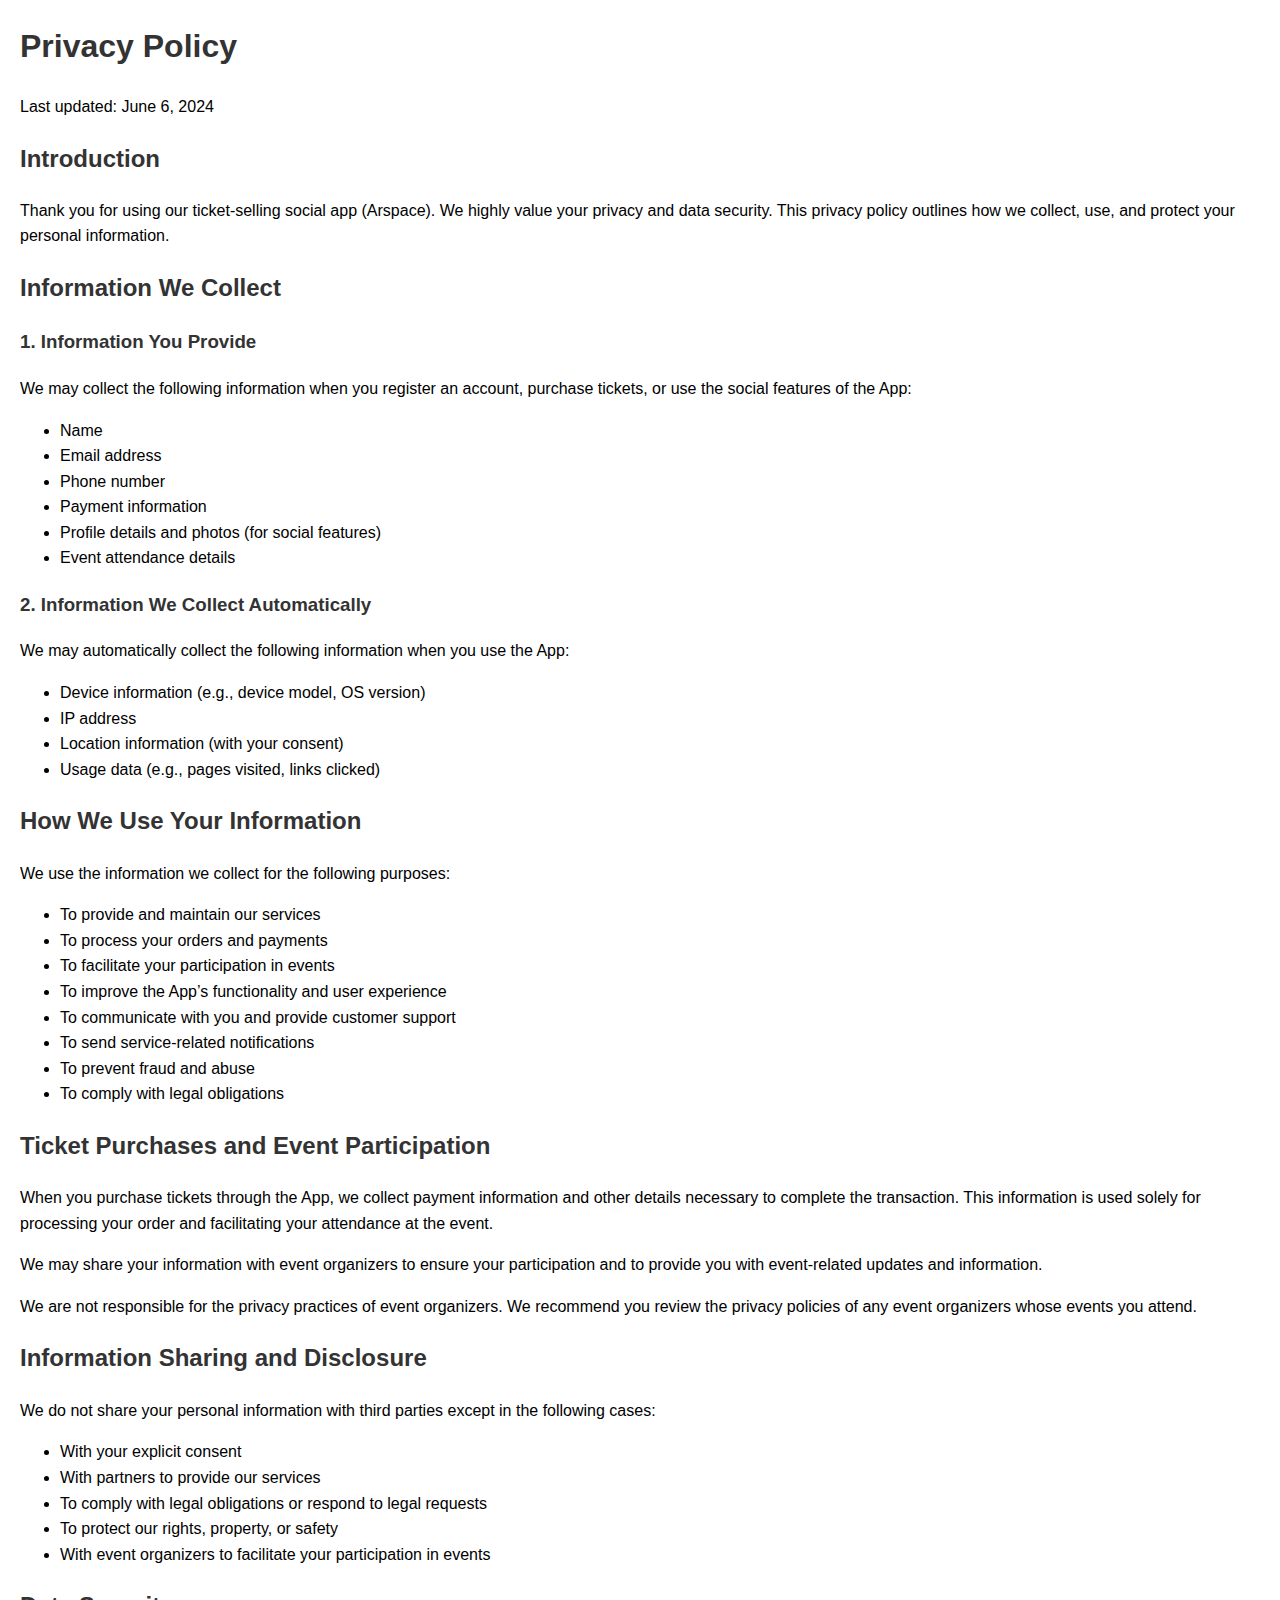
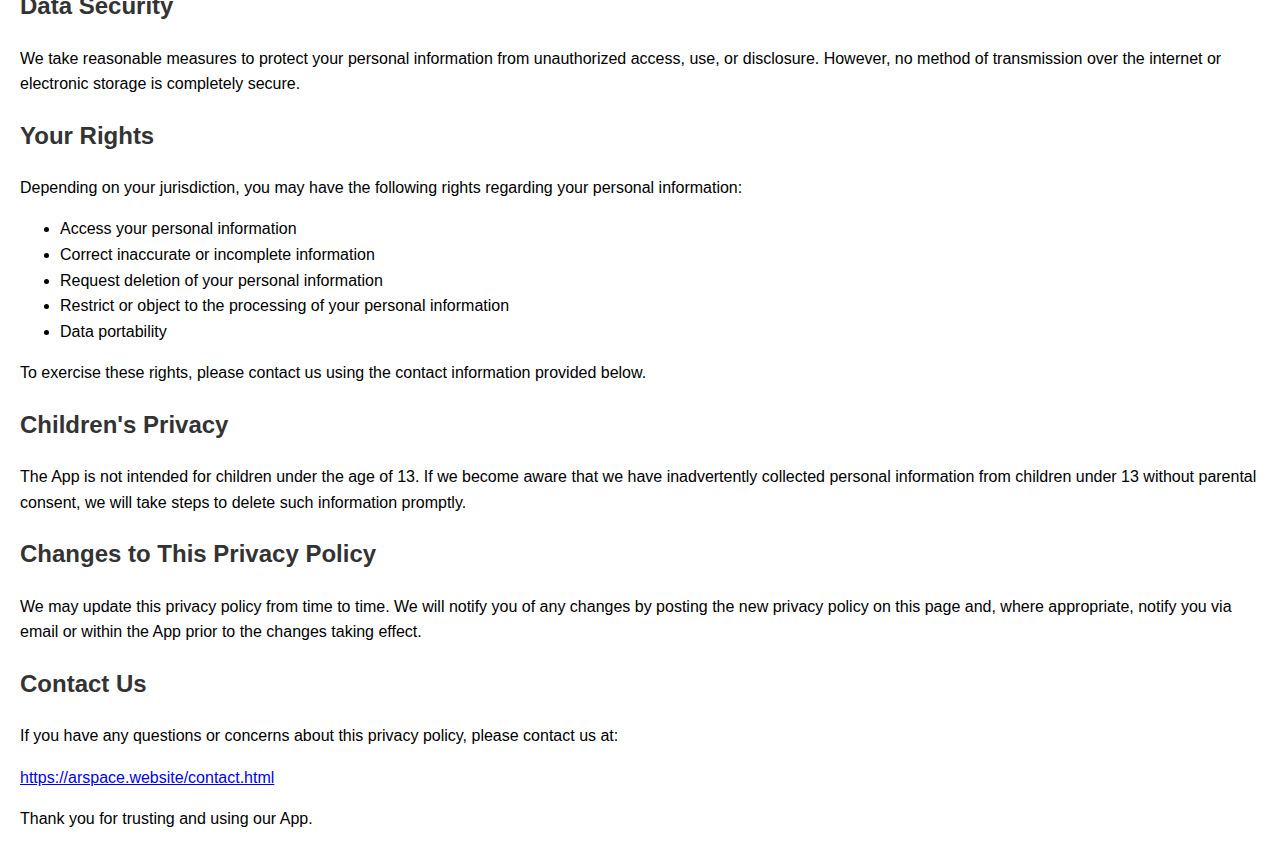
<file: privacy.html>
<!DOCTYPE html>
<html lang="en">
<head>
    <meta charset="UTF-8">
    <meta name="viewport" content="width=device-width, initial-scale=1.0">
    <title>Privacy Policy</title>
    <style>
        body {
            font-family: Arial, sans-serif;
            margin: 20px;
            line-height: 1.6;
        }
        h1, h2, h3 {
            color: #333;
        }
        p {
            margin-bottom: 10px;
        }
    </style>
</head>
<body>
    <h1>Privacy Policy</h1>
    <p>Last updated: June 6, 2024</p>

    <h2>Introduction</h2>
    <p>Thank you for using our ticket-selling social app (Arspace). We highly value your privacy and data security. This privacy policy outlines how we collect, use, and protect your personal information.</p>

    <h2>Information We Collect</h2>
    <h3>1. Information You Provide</h3>
    <p>We may collect the following information when you register an account, purchase tickets, or use the social features of the App:</p>
    <ul>
        <li>Name</li>
        <li>Email address</li>
        <li>Phone number</li>
        <li>Payment information</li>
        <li>Profile details and photos (for social features)</li>
        <li>Event attendance details</li>
    </ul>

    <h3>2. Information We Collect Automatically</h3>
    <p>We may automatically collect the following information when you use the App:</p>
    <ul>
        <li>Device information (e.g., device model, OS version)</li>
        <li>IP address</li>
        <li>Location information (with your consent)</li>
        <li>Usage data (e.g., pages visited, links clicked)</li>
    </ul>

    <h2>How We Use Your Information</h2>
    <p>We use the information we collect for the following purposes:</p>
    <ul>
        <li>To provide and maintain our services</li>
        <li>To process your orders and payments</li>
        <li>To facilitate your participation in events</li>
        <li>To improve the App’s functionality and user experience</li>
        <li>To communicate with you and provide customer support</li>
        <li>To send service-related notifications</li>
        <li>To prevent fraud and abuse</li>
        <li>To comply with legal obligations</li>
    </ul>

    <h2>Ticket Purchases and Event Participation</h2>
    <p>When you purchase tickets through the App, we collect payment information and other details necessary to complete the transaction. This information is used solely for processing your order and facilitating your attendance at the event.</p>
    <p>We may share your information with event organizers to ensure your participation and to provide you with event-related updates and information.</p>
    <p>We are not responsible for the privacy practices of event organizers. We recommend you review the privacy policies of any event organizers whose events you attend.</p>

    <h2>Information Sharing and Disclosure</h2>
    <p>We do not share your personal information with third parties except in the following cases:</p>
    <ul>
        <li>With your explicit consent</li>
        <li>With partners to provide our services</li>
        <li>To comply with legal obligations or respond to legal requests</li>
        <li>To protect our rights, property, or safety</li>
        <li>With event organizers to facilitate your participation in events</li>
    </ul>

    <h2>Data Security</h2>
    <p>We take reasonable measures to protect your personal information from unauthorized access, use, or disclosure. However, no method of transmission over the internet or electronic storage is completely secure.</p>

    <h2>Your Rights</h2>
    <p>Depending on your jurisdiction, you may have the following rights regarding your personal information:</p>
    <ul>
        <li>Access your personal information</li>
        <li>Correct inaccurate or incomplete information</li>
        <li>Request deletion of your personal information</li>
        <li>Restrict or object to the processing of your personal information</li>
        <li>Data portability</li>
    </ul>
    <p>To exercise these rights, please contact us using the contact information provided below.</p>

    <h2>Children's Privacy</h2>
    <p>The App is not intended for children under the age of 13. If we become aware that we have inadvertently collected personal information from children under 13 without parental consent, we will take steps to delete such information promptly.</p>

    <h2>Changes to This Privacy Policy</h2>
    <p>We may update this privacy policy from time to time. We will notify you of any changes by posting the new privacy policy on this page and, where appropriate, notify you via email or within the App prior to the changes taking effect.</p>

    <h2>Contact Us</h2>
    <p>If you have any questions or concerns about this privacy policy, please contact us at:</p>
    <p><a href="https://arspace.website/contact.html">https://arspace.website/contact.html</a></p>

    <p>Thank you for trusting and using our App.</p>
</body>
</html>
</file>
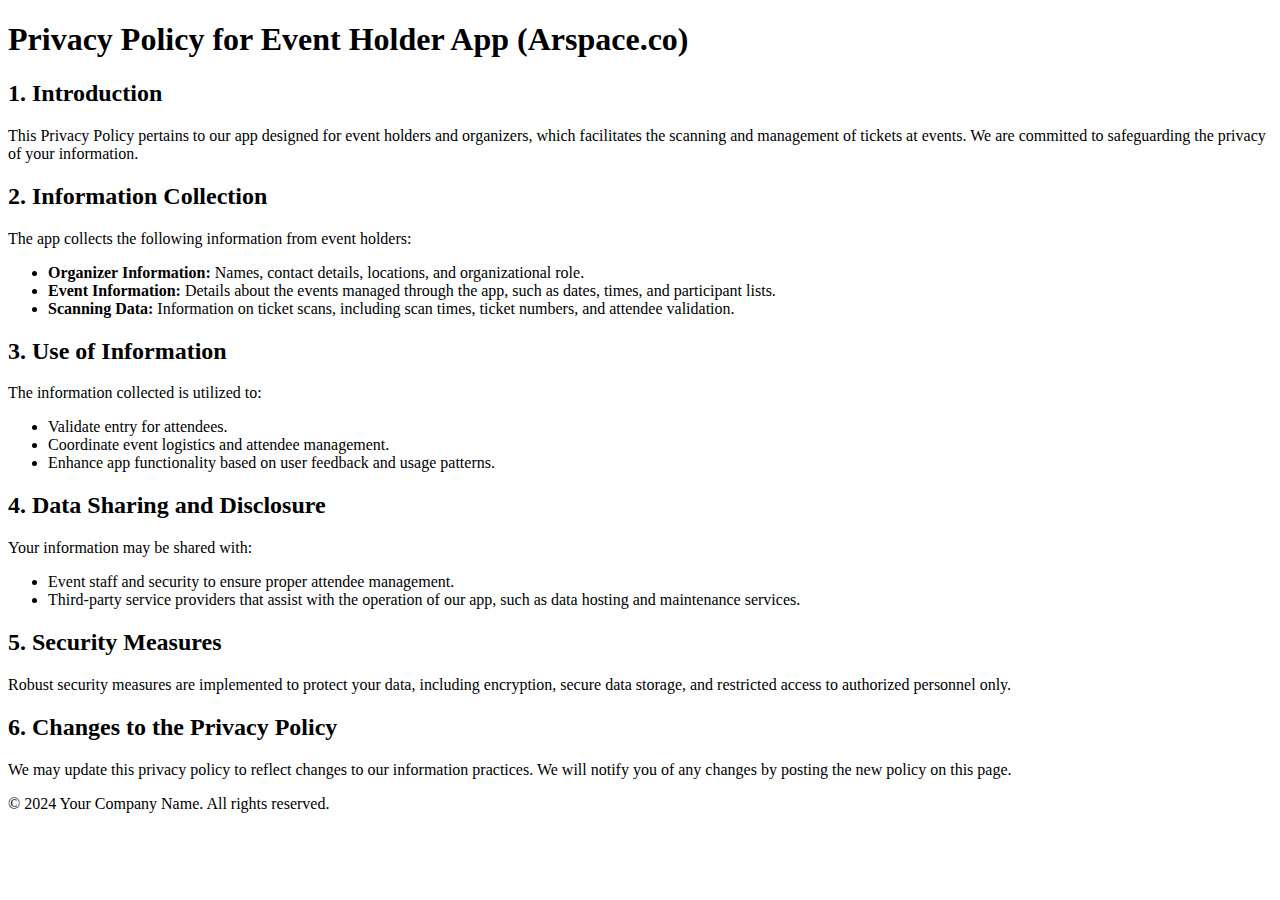
<file: privacy2.html>
<!DOCTYPE html>
<html lang="en">
<head>
    <meta charset="UTF-8">
    <meta name="viewport" content="width=device-width, initial-scale=1.0">
    <title>Privacy Policy for Event Holder App</title>
</head>
<body>
    <header>
        <h1>Privacy Policy for Event Holder App (Arspace.co)</h1>
    </header>
    <section>
        <h2>1. Introduction</h2>
        <p>This Privacy Policy pertains to our app designed for event holders and organizers, which facilitates the scanning and management of tickets at events. We are committed to safeguarding the privacy of your information.</p>
    </section>
    <section>
        <h2>2. Information Collection</h2>
        <p>The app collects the following information from event holders:</p>
        <ul>
            <li><strong>Organizer Information:</strong> Names, contact details, locations, and organizational role.</li>
            <li><strong>Event Information:</strong> Details about the events managed through the app, such as dates, times, and participant lists.</li>
            <li><strong>Scanning Data:</strong> Information on ticket scans, including scan times, ticket numbers, and attendee validation.</li>
        </ul>
    </section>
    <section>
        <h2>3. Use of Information</h2>
        <p>The information collected is utilized to:</p>
        <ul>
            <li>Validate entry for attendees.</li>
            <li>Coordinate event logistics and attendee management.</li>
            <li>Enhance app functionality based on user feedback and usage patterns.</li>
        </ul>
    </section>
    <section>
        <h2>4. Data Sharing and Disclosure</h2>
        <p>Your information may be shared with:</p>
        <ul>
            <li>Event staff and security to ensure proper attendee management.</li>
            <li>Third-party service providers that assist with the operation of our app, such as data hosting and maintenance services.</li>
        </ul>
    </section>
    <section>
        <h2>5. Security Measures</h2>
        <p>Robust security measures are implemented to protect your data, including encryption, secure data storage, and restricted access to authorized personnel only.</p>
    </section>
    <section>
        <h2>6. Changes to the Privacy Policy</h2>
        <p>We may update this privacy policy to reflect changes to our information practices. We will notify you of any changes by posting the new policy on this page.</p>
    </section>
    <footer>
        <p>&copy; 2024 Your Company Name. All rights reserved.</p>
    </footer>
</body>
</html>
</file>
